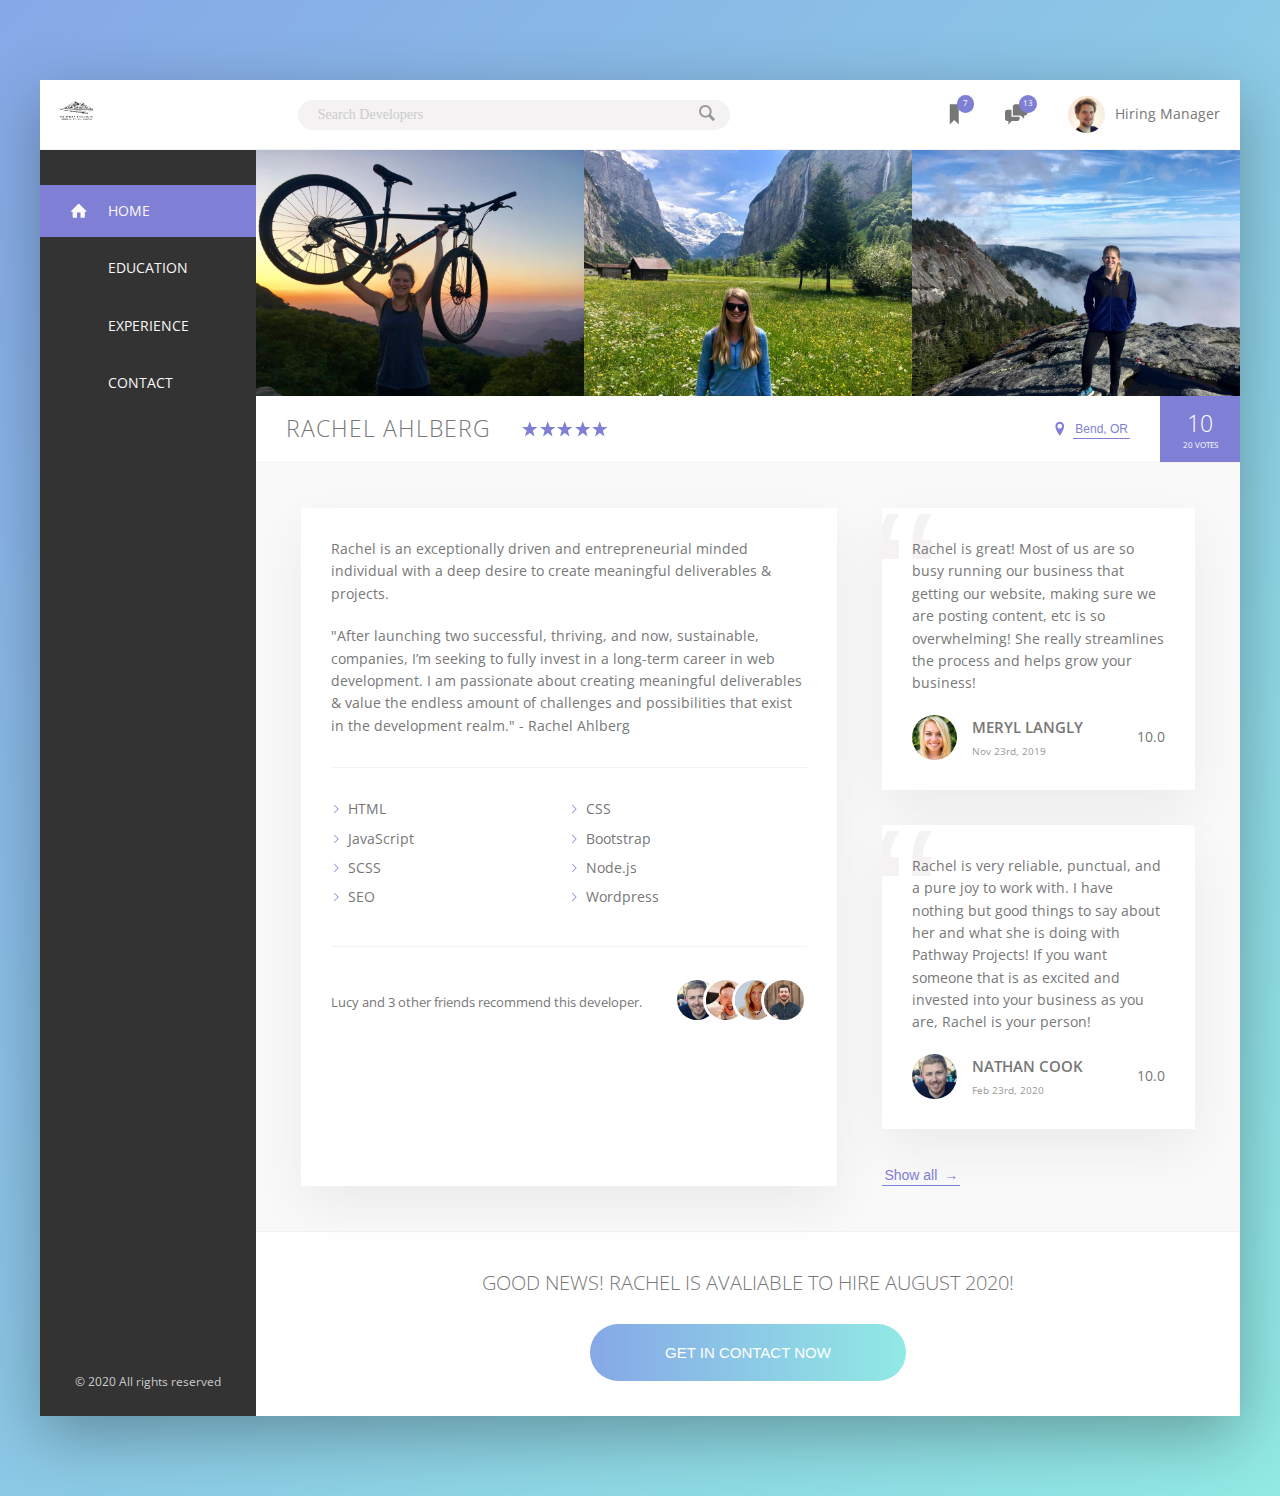
<file: index.html>
<!DOCTYPE html>
<html lang="en">
    <head>
        <meta charset="UTF-8">
        <meta name="viewport" content="width=device-width, initial-scale=1.0">
        
        <link href="https://fonts.googleapis.com/css?family=Open+Sans:300,400,600" rel="stylesheet">
        <link rel="stylesheet" href="css/style.css">
        <link rel="shortcut icon" type="image/png" href="img/logo.png">
        
        <title>Dev Search &mdash; Find The Perfect Developer For Your Company </title>
    </head>
    <body>
        <div class="container">
            <header class="header">
                <img src="img/logo.png" alt="logo" class="logo">
                <form action="#" class="search">
                    <input type="text" class="search__input" placeholder="Search Developers">
                    <button class="search__button">
                        <svg class="search__icon">
                            <use xlink:href="img/sprite.svg#icon-magnifying-glass"></use>
                        </svg>
                    </button>
                </form>

                <nav class="user-nav">
                    <div class="user-nav__icon-box">
                        <svg class="user-nav__icon">
                            <use xlink:href="img/sprite.svg#icon-bookmark"></use>
                        </svg>
                        <span class="user-nav__notification">7</span>
                    </div>
                    <div class="user-nav__icon-box">
                        <svg class="user-nav__icon">
                            <use xlink:href="img/sprite.svg#icon-chat"></use>
                        </svg>
                        <span class="user-nav__notification">13</span>
                    </div>
                    <div class="user-nav__user">
                        <img src="img/user.jpg" alt="User photo" class="user-nav__user-photo">
                        <span class="user-nav__user-name">Hiring Manager</span>
                    </div>
                </nav>
            </header>
            <div class="content">
                <nav class="sidebar">
                    <ul class="side-nav">
                        <li class="side-nav__item side-nav__item--active">
                            <a href="index.html" class="side-nav__link">
                            <svg class="side-nav__icon">
                                <use xlink:href="img/sprite.svg#icon-home"></use>
                            </svg>
                            <span>Home</span>
                        </a>
                        </li>

                        <li class="side-nav__item">
                            <a href="education.html" class="side-nav__link">
                            <svg class="side-nav__icon">
                                <use xlink:href="img/sprite.svg#icon-open-book"></use>
                            </svg>
                            <span>Education</span>
                        </a>
                        </li>

                        <li class="side-nav__item">
                            <a href="experience.html" class="side-nav__link">
                            <svg class="side-nav__icon">
                                <use xlink:href="img/sprite.svg#icon-open-book"></use>
                            </svg>
                            <span>Experience</span>
                        </a>
                        </li>

                        <li class="side-nav__item">
                            <a href="contact.html" class="side-nav__link">
                            <svg class="side-nav__icon">
                                <use xlink:href="img/sprite.svg#icon-open-book"></use>
                            </svg>
                            <span>Contact</span>
                        </li>
                    </a>
                    </ul>

                    <div class="legal">
                        &copy; 2020 All rights reserved 
                    </div>
                </nav>


                <main class="hotel-view">
                    <div class="gallery">
                        <figure class="gallery__item">
                            <img src="img/biking.jpg" alt="Rachel mountain biking" class="gallery__photo">
                        </figure>

                        <figure class="gallery__item">
                            <img src="img/switzerland.jpg" alt="Rachel in switzerland" class="gallery__photo">
                        </figure>

                        <figure class="gallery__item">
                            <img src="img/rachel4.jpg" alt="Rachel in North Carolina" class="gallery__photo">
                        </figure>

                    </div>

                    <div class="overview">
                        <h1 class="overview__heading">
                            Rachel Ahlberg
                        </h1>
                        <div class="overview__stars">
                            <svg class="overview__icon-star">
                                <use xlink:href="img/sprite.svg#icon-star"></use>
                            </svg>
                            <svg class="overview__icon-star">
                                <use xlink:href="img/sprite.svg#icon-star"></use>
                            </svg>
                            <svg class="overview__icon-star">
                                <use xlink:href="img/sprite.svg#icon-star"></use>
                            </svg>
                            <svg class="overview__icon-star">
                                <use xlink:href="img/sprite.svg#icon-star"></use>
                            </svg>
                            <svg class="overview__icon-star">
                                <use xlink:href="img/sprite.svg#icon-star"></use>
                            </svg>
                        </div>

                        <div class="overview__location">
                            <svg class="overview__icon-location">
                                <use xlink:href="img/sprite.svg#icon-location-pin"></use>
                            </svg>
                            <button class="btn-inline">
                                Bend, OR
                            </button>
                        </div>

                        <div class="overview__rating">
                            <div class="overview__rating-average">10</div>
                            <div class="overview__rating-count">20 Votes</div>
                        </div>
                    </div>

                    <div class="detail">
                        <div class="description">
                            <p class="paragraph">
                                Rachel is an exceptionally driven and entrepreneurial minded individual with a deep desire to create meaningful deliverables & projects. 
                            </p>

                            <p class="paragraph">
                                "After launching two successful, thriving, and now, sustainable, companies, I’m seeking to fully invest in a long-term career in web development. I am passionate about creating meaningful deliverables & value the endless amount of challenges and possibilities that exist in the development realm." - Rachel Ahlberg 
                            </p>
                            <ul class="list">
                                <li class="list__item">HTML</li>
                                <li class="list__item">CSS</li>
                                <li class="list__item">JavaScript</li>
                                <li class="list__item">Bootstrap</li>
                                <li class="list__item">SCSS</li>
                                <li class="list__item">Node.js</li>
                                <li class="list__item">SEO</li>
                                <li class="list__item">Wordpress</li>
                            </ul>
                            <div class="recommend">
                                <p class="recommend__count">
                                    Lucy and 3 other friends recommend this developer.
                                </p>
                                <div class="recommend_friends">
                                    <img src="img/user-3.jpg" alt="Friend1" class="recommend__photo">
                                    <img src="img/user-1.jpg" alt="Friend1" class="recommend__photo">
                                    <img src="img/user-2.jpg" alt="Friend1" class="recommend__photo">
                                    <img src="img/user-4.jpg" alt="Friend1" class="recommend__photo">
                                </div>
                            </div>
                        </div>
                            
                        <div class="user-reviews">
                            <div class="reviewinfo">
                                <figure class="review">
                                    <blockquote class="review__text">
                                        Rachel is great! Most of us are so busy running our business that getting our website, making sure we are posting content, etc is so overwhelming! She really streamlines the process and helps grow your business!

                                    </blockquote>
                                    <figcaption class="review__user">
                                        <img src="img/user-6.jpg" alt="user 1" class="review__photo">
                                        <div class="review__user-box">
                                            <p class="review__user-name">Meryl Langly</p>
                                            <p class="review__user-date">Nov 23rd, 2019</p>
                                        </div>
                                        <div class="rewview__rating">10.0</div>
                                    </figcaption>
                                </figure>

                                <figure class="review">
                                    <blockquote class="review__text">
                                        Rachel is very reliable, punctual, and a pure joy to work with. I have nothing but good things to say about her and what she is doing with Pathway Projects! If you want someone that is as excited and invested into your business as you are, Rachel is your person!
                                    </blockquote>
                                    <figcaption class="review__user">
                                        <img src="img/user-3.jpg" alt="user 1" class="review__photo">
                                        <div class="review__user-box">
                                            <p class="review__user-name">Nathan Cook</p>
                                            <p class="review__user-date">Feb 23rd, 2020</p>
                                        </div>
                                        <div class="rewview__rating">10.0</div>
                                    </figcaption>
                                </figure>
                                <button onclick="window.location.href = 'https://www.facebook.com/pg/pathwayprojectsbend/reviews/';" class="btn-inline">Show all <span>&rarr;</span></button>
                            </div>

                            
                        </div>
                    </div>
                    <div class="cta">
                        <h2 class="cta__book-now">
                            Good news! Rachel is avaliable to hire August 2020!
                        </h2>
                        <button onclick="window.location.href = 'mailto: rachelahlberg819@gmail.com';"class="btn">
                            <span class="btn__visible">Get in contact Now</span>
                            <span class="btn__invisible">Avaliable August 2020</span>
                        </button>
                    </div>
                </main>
            </div>
        </div>
    </body>
</html>
</file>
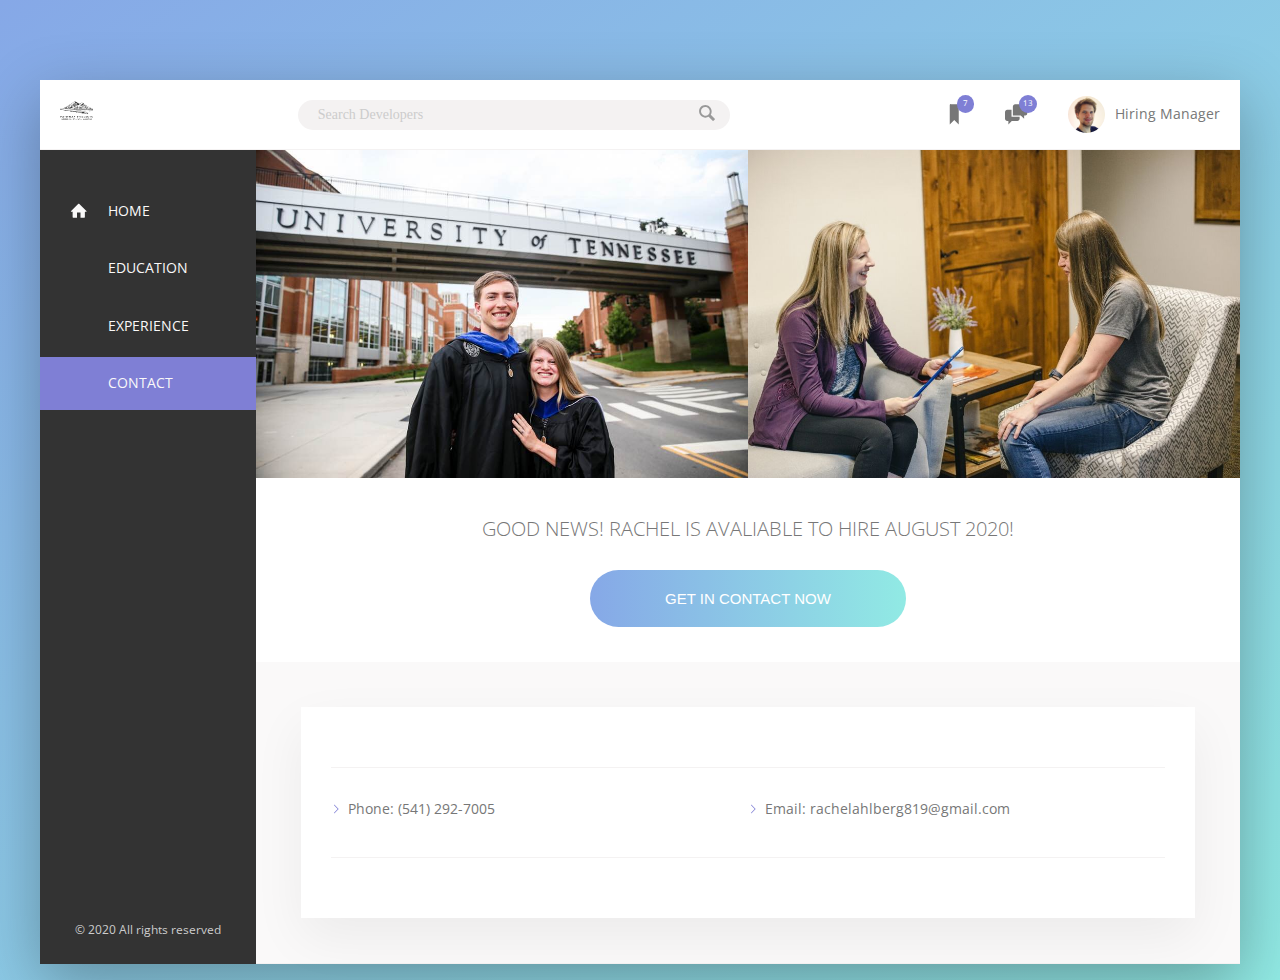
<file: contact.html>
<!DOCTYPE html>
<html lang="en">
    <head>
        <meta charset="UTF-8">
        <meta name="viewport" content="width=device-width, initial-scale=1.0">
        
        <link href="https://fonts.googleapis.com/css?family=Open+Sans:300,400,600" rel="stylesheet">
        <link rel="stylesheet" href="css/style.css">
        <link rel="shortcut icon" type="image/png" href="img/logo.png">
        
        <title>Dev Search &mdash; Find The Perfect Developer For Your Company </title>
    </head>
    <body>
        <div class="container">
            <header class="header">
                <img src="img/logo.png" alt="logo" class="logo">
                <form action="#" class="search">
                    <input type="text" class="search__input" placeholder="Search Developers">
                    <button class="search__button">
                        <svg class="search__icon">
                            <use xlink:href="img/sprite.svg#icon-magnifying-glass"></use>
                        </svg>
                    </button>
                </form>

                <nav class="user-nav">
                    <div class="user-nav__icon-box">
                        <svg class="user-nav__icon">
                            <use xlink:href="img/sprite.svg#icon-bookmark"></use>
                        </svg>
                        <span class="user-nav__notification">7</span>
                    </div>
                    <div class="user-nav__icon-box">
                        <svg class="user-nav__icon">
                            <use xlink:href="img/sprite.svg#icon-chat"></use>
                        </svg>
                        <span class="user-nav__notification">13</span>
                    </div>
                    <div class="user-nav__user">
                        <img src="img/user.jpg" alt="User photo" class="user-nav__user-photo">
                        <span class="user-nav__user-name">Hiring Manager</span>
                    </div>
                </nav>
            </header>
            <div class="content">
                <nav class="sidebar">
                    <ul class="side-nav">
                        <li class="side-nav__item">
                            <a href="index.html" class="side-nav__link">
                            <svg class="side-nav__icon">
                                <use xlink:href="img/sprite.svg#icon-home"></use>
                            </svg>
                            <span>Home</span>
                        </a>
                        </li>

                        <li class="side-nav__item ">
                            <a href="education.html" class="side-nav__link">
                            <svg class="side-nav__icon">
                                <use xlink:href="img/sprite.svg#icon-open-book"></use>
                            </svg>
                            <span>Education</span>
                        </a>
                        </li>

                        <li class="side-nav__item">
                            <a href="experience.html" class="side-nav__link">
                            <svg class="side-nav__icon">
                                <use xlink:href="img/sprite.svg#icon-open-book"></use>
                            </svg>
                            <span>Experience</span>
                        </a>
                        </li>

                        <li class="side-nav__item side-nav__item--active">
                            <a href="contact.html" class="side-nav__link">
                            <svg class="side-nav__icon">
                                <use xlink:href="img/sprite.svg#icon-open-book"></use>
                            </svg>
                            <span>Contact</span>
                        </li>
                    </a>
                    </ul>

                    <div class="legal">
                        &copy; 2020 All rights reserved 
                    </div>
                </nav>


                <main class="hotel-view">
                    <div class="gallery">
                        <figure class="gallery__item">
                            <img src="img/tennessee.jpg" alt="Rachel mountain biking" class="gallery__photo">
                        </figure>

                        <figure class="gallery__item">
                            <img src="img/reception.jpg" alt="Rachel mountain biking" class="gallery__photo">
                        </figure>


                    </div>

                    <div class="cta cta__education">
                        <h2 class="cta__book-now">
                            Good news! Rachel is avaliable to hire August 2020!
                        </h2>
                        <button onclick="window.location.href = 'mailto: rachelahlberg819@gmail.com';"class="btn">
                            <span class="btn__visible">Get in contact Now</span>
                            <span class="btn__invisible">Avaliable August 2020</span>
                        </button>
                    </div>


                    <div class="detail">
                        <div class="contact">
                            
                            
                            <ul class="list">
                                
                                <li class="list__item">Phone: (541) 292-7005 </li>
                                <li class="list__item">Email: rachelahlberg819@gmail.com</li>
                                
                            </ul>
                            
                        </div>

                        
                            
                
                </main>
            </div>
        </div>
    </body>
</html>
</file>
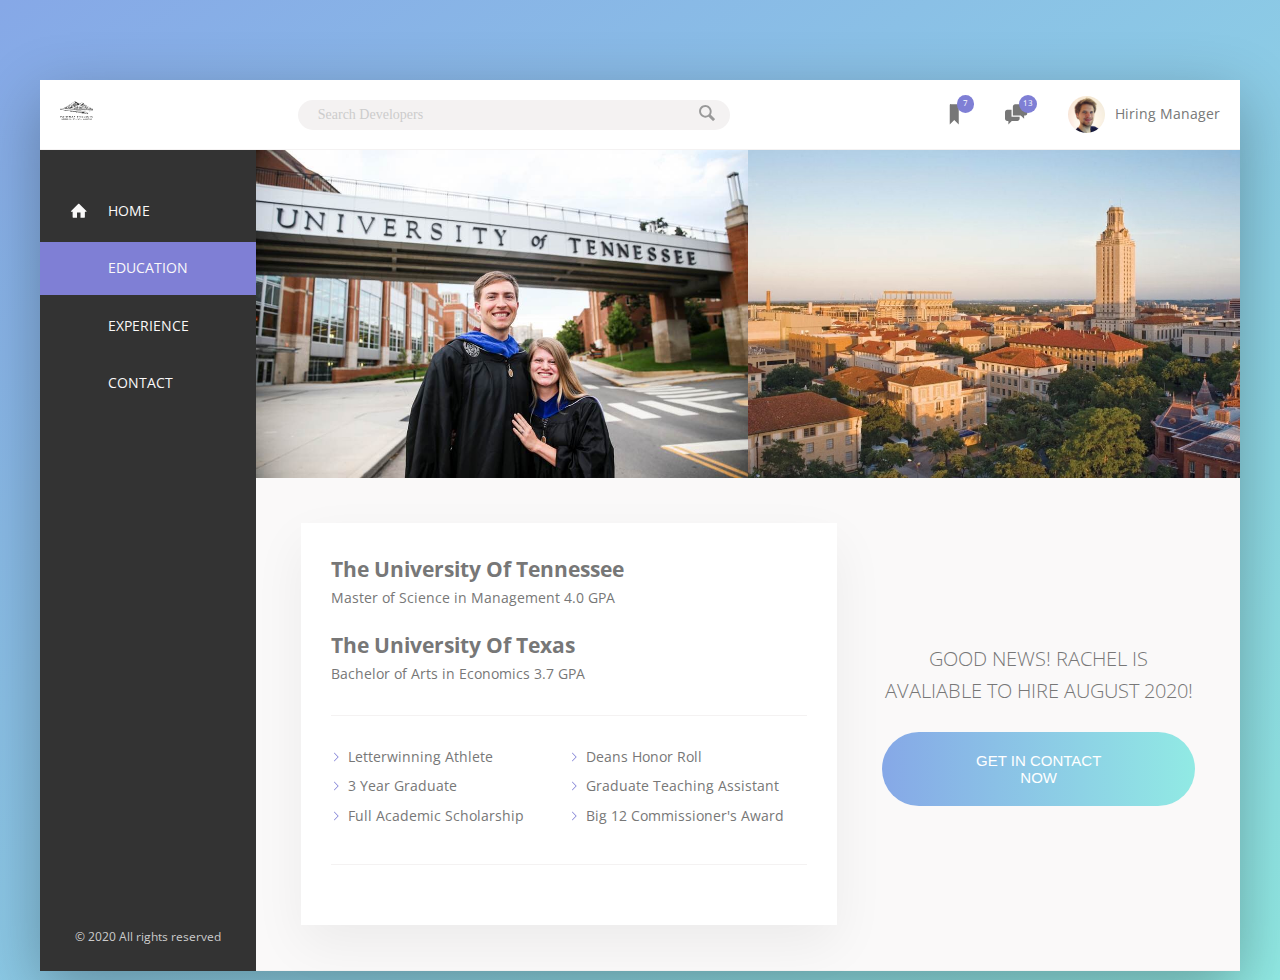
<file: education.html>
<!DOCTYPE html>
<html lang="en">
    <head>
        <meta charset="UTF-8">
        <meta name="viewport" content="width=device-width, initial-scale=1.0">
        
        <link href="https://fonts.googleapis.com/css?family=Open+Sans:300,400,600" rel="stylesheet">
        <link rel="stylesheet" href="css/style.css">
        <link rel="shortcut icon" type="image/png" href="img/logo.png">
        
        <title>Dev Search &mdash; Find The Perfect Developer For Your Company </title>
    </head>
    <body>
        <div class="container">
            <header class="header">
                <img src="img/logo.png" alt="logo" class="logo">
                <form action="#" class="search">
                    <input type="text" class="search__input" placeholder="Search Developers">
                    <button class="search__button">
                        <svg class="search__icon">
                            <use xlink:href="img/sprite.svg#icon-magnifying-glass"></use>
                        </svg>
                    </button>
                </form>

                <nav class="user-nav">
                    <div class="user-nav__icon-box">
                        <svg class="user-nav__icon">
                            <use xlink:href="img/sprite.svg#icon-bookmark"></use>
                        </svg>
                        <span class="user-nav__notification">7</span>
                    </div>
                    <div class="user-nav__icon-box">
                        <svg class="user-nav__icon">
                            <use xlink:href="img/sprite.svg#icon-chat"></use>
                        </svg>
                        <span class="user-nav__notification">13</span>
                    </div>
                    <div class="user-nav__user">
                        <img src="img/user.jpg" alt="User photo" class="user-nav__user-photo">
                        <span class="user-nav__user-name">Hiring Manager</span>
                    </div>
                </nav>
            </header>
            <div class="content">
                <nav class="sidebar">
                    <ul class="side-nav">
                        <li class="side-nav__item">
                            <a href="index.html" class="side-nav__link">
                            <svg class="side-nav__icon">
                                <use xlink:href="img/sprite.svg#icon-home"></use>
                            </svg>
                            <span>Home</span>
                        </a>
                        </li>

                        <li class="side-nav__item side-nav__item--active">
                            <a href="education.html" class="side-nav__link">
                            <svg class="side-nav__icon">
                                <use xlink:href="img/sprite.svg#icon-open-book"></use>
                            </svg>
                            <span>Education</span>
                        </a>
                        </li>

                        <li class="side-nav__item">
                            <a href="experience.html" class="side-nav__link">
                            <svg class="side-nav__icon">
                                <use xlink:href="img/sprite.svg#icon-open-book"></use>
                            </svg>
                            <span>Experience</span>
                        </a>
                        </li>

                        <li class="side-nav__item">
                            <a href="contact.html" class="side-nav__link">
                            <svg class="side-nav__icon">
                                <use xlink:href="img/sprite.svg#icon-open-book"></use>
                            </svg>
                            <span>Contact</span>
                        </li>
                    </a>
                    </ul>

                    <div class="legal">
                        &copy; 2020 All rights reserved 
                    </div>
                </nav>


                <main class="hotel-view">
                    <div class="gallery">
                        <figure class="gallery__item">
                            <img src="img/tennessee.jpg" alt="Rachel mountain biking" class="gallery__photo">
                        </figure>

                        <figure class="gallery__item">
                            <img src="img/texas.jpg" alt="Rachel mountain biking" class="gallery__photo">
                        </figure>


                    </div>


                    <div class="detail">
                        <div class="description">
                            <h2 class="detail__header">
                                The University Of Tennessee
                            </h2>
                            <p class="paragraph">
                                Master of Science in Management 4.0 GPA
                            </p>
                            <h2 class="detail__header">
                                The University Of Texas
                            </h2>
                            <p class="paragraph">
                                Bachelor of Arts in Economics 3.7 GPA
                            </p>
                            
                            <ul class="list">
                                
                                <li class="list__item">Letterwinning Athlete</li>
                                <li class="list__item">Deans Honor Roll</li>
                                <li class="list__item">3 Year Graduate</li>
                                <li class="list__item">Graduate Teaching Assistant</li>
                                <li class="list__item">Full Academic Scholarship</li>
                                <li class="list__item">Big 12 Commissioner's Award</li>
                            </ul>
                            
                        </div>
                            
                    
                    <div class="cta cta__education">
                        <h2 class="cta__book-now">
                            Good news! Rachel is avaliable to hire August 2020!
                        </h2>
                        <button onclick="window.location.href = 'mailto: rachelahlberg819@gmail.com';"class="btn">
                            <span class="btn__visible">Get in contact Now</span>
                            <span class="btn__invisible">Avaliable August 2020</span>
                        </button>
                    </div>
                </main>
            </div>
        </div>
    </body>
</html>
</file>
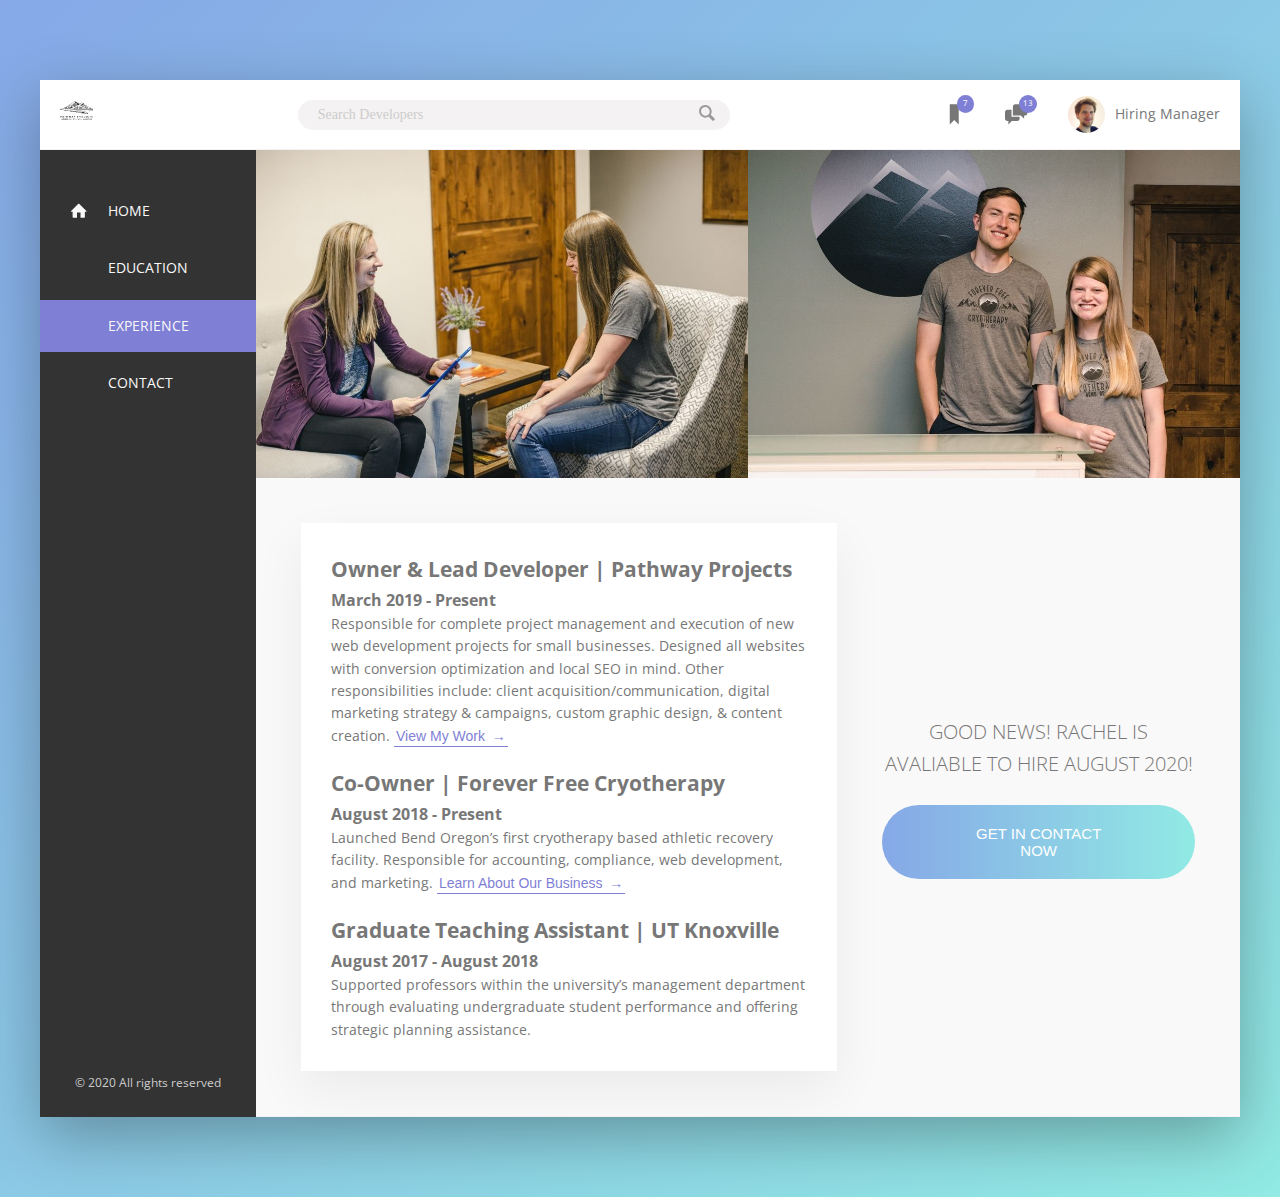
<file: experience.html>
<!DOCTYPE html>
<html lang="en">
    <head>
        <meta charset="UTF-8">
        <meta name="viewport" content="width=device-width, initial-scale=1.0">
        
        <link href="https://fonts.googleapis.com/css?family=Open+Sans:300,400,600" rel="stylesheet">
        <link rel="stylesheet" href="css/style.css">
        <link rel="shortcut icon" type="image/png" href="img/logo.png">
        
        <title>Dev Search &mdash; Find The Perfect Developer For Your Company </title>
    </head>
    <body>
        <div class="container">
            <header class="header">
                <img src="img/logo.png" alt="logo" class="logo">
                <form action="#" class="search">
                    <input type="text" class="search__input" placeholder="Search Developers">
                    <button class="search__button">
                        <svg class="search__icon">
                            <use xlink:href="img/sprite.svg#icon-magnifying-glass"></use>
                        </svg>
                    </button>
                </form>

                <nav class="user-nav">
                    <div class="user-nav__icon-box">
                        <svg class="user-nav__icon">
                            <use xlink:href="img/sprite.svg#icon-bookmark"></use>
                        </svg>
                        <span class="user-nav__notification">7</span>
                    </div>
                    <div class="user-nav__icon-box">
                        <svg class="user-nav__icon">
                            <use xlink:href="img/sprite.svg#icon-chat"></use>
                        </svg>
                        <span class="user-nav__notification">13</span>
                    </div>
                    <div class="user-nav__user">
                        <img src="img/user.jpg" alt="User photo" class="user-nav__user-photo">
                        <span class="user-nav__user-name">Hiring Manager</span>
                    </div>
                </nav>
            </header>
            <div class="content">
                <nav class="sidebar">
                    <ul class="side-nav">
                        <li class="side-nav__item">
                            <a href="index.html" class="side-nav__link">
                            <svg class="side-nav__icon">
                                <use xlink:href="img/sprite.svg#icon-home"></use>
                            </svg>
                            <span>Home</span>
                        </a>
                        </li>

                        <li class="side-nav__item">
                            <a href="education.html" class="side-nav__link">
                            <svg class="side-nav__icon">
                                <use xlink:href="img/sprite.svg#icon-open-book"></use>
                            </svg>
                            <span>Education</span>
                        </a>
                        </li>

                        <li class="side-nav__item side-nav__item--active">
                            <a href="experience.html" class="side-nav__link">
                            <svg class="side-nav__icon">
                                <use xlink:href="img/sprite.svg#icon-open-book"></use>
                            </svg>
                            <span>Experience</span>
                        </a>
                        </li>

                        <li class="side-nav__item">
                            <a href="contact.html" class="side-nav__link">
                            <svg class="side-nav__icon">
                                <use xlink:href="img/sprite.svg#icon-open-book"></use>
                            </svg>
                            <span>Contact</span>
                        </li>
                    </a>
                    </ul>

                    <div class="legal">
                        &copy; 2020 All rights reserved 
                    </div>
                </nav>


                <main class="hotel-view">
                    <div class="gallery">
                        <figure class="gallery__item">
                            <img src="img/reception.jpg" alt="Rachel mountain biking" class="gallery__photo">
                        </figure>

                        <figure class="gallery__item">
                            <img src="img/lobby.jpg" alt="Rachel mountain biking" class="gallery__photo">
                        </figure>


                    </div>


                    <div class="detail">
                        <div class="description">
                            <h2 class="detail__header">
                                Owner & Lead Developer | Pathway Projects
                            </h2>
                            <h3>March 2019 - Present</h3>
                            <p class="paragraph">
                                Responsible for complete project management and execution of new web development projects for small businesses. Designed all websites with conversion optimization and local SEO in mind. Other responsibilities include: client acquisition/communication, digital marketing strategy & campaigns, custom graphic design, & content creation.
                                <button onclick="window.location.href = 'https://pathwayprojectsbend.com/';" class="btn-inline">View My Work <span>&rarr;</span></button>
 
                            </p>
                            <h2 class="detail__header">
                                Co-Owner | Forever Free Cryotherapy 
                            </h2>
                            <h3>August 2018 - Present</h3>

                            <p class="paragraph">
                                Launched Bend Oregon’s first cryotherapy based athletic recovery facility. Responsible for accounting, compliance, web development, and marketing. 
                                <button onclick="window.location.href = 'https://foreverfreecryo.com/';" class="btn-inline">Learn About Our Business <span>&rarr;</span></button>

                            </p>
                            <h2 class="detail__header">
                                Graduate Teaching Assistant | UT Knoxville
                            </h2>
                            <h3>August 2017 - August 2018</h3>
                            <p class="paragraph">
                                Supported professors within the university’s management department through evaluating undergraduate student performance and offering strategic planning assistance. 
 
                            </p>

                        
                            
                        </div>
                            
                    
                    <div class="cta cta__education">
                        <h2 class="cta__book-now">
                            Good news! Rachel is avaliable to hire August 2020!
                        </h2>
                        <button onclick="window.location.href = 'mailto: rachelahlberg819@gmail.com';"class="btn">
                            <span class="btn__visible">Get in contact Now</span>
                            <span class="btn__invisible">Avaliable August 2020</span>
                        </button>
                    </div>
                </main>
            </div>
        </div>
    </body>
</html>
</file>
<file: css/style.css>
:root {
  --color-primary:  #7F7FD5;
  --color-primary-light: #86A8E7;
  --color-primary-dark: #91EAE4;
  --color-grey-light-1: #faf9f9;
  --color-grey-light-2: #f4f2f2;
  --color-grey-light-3: #f0eeee;
  --color-grey-light-4: #ccc;
  --color-grey-dark-1: #333;
  --color-grey-dark-2: #777;
  --color-grey-dark-3: #999;
  --shadow-dark: 0 2rem 6rem rgba(0, 0, 0, .3);
  --shadow-light: 0 2rem 5rem rgba(0, 0, 0, .06);
  --line: 1px solid var(--color-grey-light-2); }

* {
  margin: 0;
  padding: 0; }

*,
*::before,
*::after {
  box-sizing: inherit; }

html {
  box-sizing: border-box;
  font-size: 62.5%; }
  @media only screen and (max-width: 68.75em) {
    html {
      font-size: 50%; } }

body {
  font-family: 'Open Sans', sans-serif;
  font-weight: 400;
  line-height: 1.6;
  color: var(--color-grey-dark-2);
  background-image: linear-gradient(to right bottom, var(--color-primary-light), var(--color-primary-dark));
  background-size: cover;
  background-repeat: no-repeat;
  min-height: 100vh; }

.logo {
  height: 3.25rem;
  margin-left: 2rem; }

.search {
  flex: 0 0 40%;
  display: flex;
  align-items: center;
  justify-content: center; }
  .search__input {
    font-family: inhert;
    font-size: inherit;
    color: inherit;
    background-color: var(--color-grey-light-2);
    border: none;
    padding: .7rem 2rem;
    border-radius: 100px;
    width: 90%;
    transition: all .2s;
    margin-right: -3.25rem; }
    .search__input:focus {
      outline: none;
      width: 100%;
      background-color: var(--color-grey-light-3); }
    .search__input::-webkit-input-placeholder {
      font-weight: 100;
      color: var(--color-grey-light-4); }
    .search__input__input:focus + .search__input__button {
      background-color: var(--color-grey-light-3); }
  .search__button {
    border: none;
    background-color: var(--color-grey-light-2); }
    .search__button:focus {
      outline: none; }
    .search__button:active {
      transform: translateY(2px); }
  .search__icon {
    height: 2rem;
    width: 2rem;
    fill: var(--color-grey-dark-3); }

.user-nav {
  display: flex;
  align-items: center;
  align-self: stretch; }
  .user-nav > * {
    padding: 0 2rem;
    cursor: pointer;
    height: 100%;
    display: flex;
    align-items: center; }
  .user-nav > *:hover {
    background-color: var(--color-grey-light-2); }
  .user-nav__icon-box {
    position: relative; }
  .user-nav__icon {
    height: 2.25rem;
    width: 2.25rem;
    fill: var(--color-grey-dark-2); }
  .user-nav__notification {
    font-size: .8rem;
    height: 1.75rem;
    width: 1.75rem;
    border-radius: 100px;
    background-color: var(--color-primary);
    color: #fff;
    position: absolute;
    top: 1.5rem;
    right: 1.1rem;
    display: flex;
    justify-content: center;
    align-items: center; }
  .user-nav__user-photo {
    height: 3.75rem;
    border-radius: 50%;
    margin-right: 1rem; }

.side-nav {
  font-size: 1.4rem;
  list-style: none;
  margin-top: 3.5rem; }
  @media only screen and (max-width: 56.25em) {
    .side-nav {
      display: flex;
      margin: 0; } }
  .side-nav__item {
    position: relative; }
    .side-nav__item:not(:last-child) {
      margin-bottom: .5rem; }
      @media only screen and (max-width: 56.25em) {
        .side-nav__item:not(:last-child) {
          margin: 0; } }
    @media only screen and (max-width: 56.25em) {
      .side-nav__item {
        flex: 1; } }
  .side-nav__item::before {
    content: "";
    position: absolute;
    top: 0;
    left: 0;
    height: 100%;
    width: 3px;
    background-color: var(--color-primary);
    transform: scaleY(0);
    transition: transform .2s,  width .4s .2s, background-color .1s; }
  .side-nav__item:hover::before, .side-nav__item--active::before {
    transform: scaleY(1);
    width: 100%; }
  .side-nav__item:active::before {
    background-color: var(--color-primary-light); }
  .side-nav__link:link, .side-nav__link:visited {
    color: var(--color-grey-light-1);
    text-decoration: none;
    text-transform: uppercase;
    display: block;
    padding: 1.5rem 3rem;
    display: flex;
    align-items: center;
    position: relative;
    z-index: 10; }
    @media only screen and (max-width: 56.25em) {
      .side-nav__link:link, .side-nav__link:visited {
        justify-content: center;
        padding: 2rem; } }
    @media only screen and (max-width: 37.5em) {
      .side-nav__link:link, .side-nav__link:visited {
        flex-direction: column;
        padding: 1.5rem .5rem; } }
  .side-nav__icon {
    width: 1.75rem;
    height: 1.75rem;
    margin-right: 2rem;
    fill: currentColor; }
    @media only screen and (max-width: 37.5em) {
      .side-nav__icon {
        margin: 0;
        width: 1.5rem;
        height: 1.5rem; } }

.legal {
  font-size: 1.2rem;
  color: var(--color-grey-light-4);
  text-align: center;
  padding: 2.5rem; }
  @media only screen and (max-width: 56.25em) {
    .legal {
      display: none; } }

.gallery {
  display: flex; }
  .gallery__photo {
    width: 100%;
    display: block; }

.overview {
  display: flex;
  align-items: center;
  border-bottom: 1px solid var(--color-grey-light-2); }
  .overview__heading {
    font-size: 2.25rem;
    font-weight: 300;
    text-transform: uppercase;
    letter-spacing: 1px;
    padding: 1.5rem 3rem; }
  .overview__stars {
    margin-right: auto;
    display: flex; }
  .overview__icon-star, .overview__icon-location {
    width: 1.75rem;
    height: 1.75rem;
    fill: var(--color-primary); }
  .overview__location {
    font-size: 1.2rem;
    display: flex;
    vertical-align: center; }
  .overview__icon-location {
    margin-right: .5rem; }
  .overview__rating {
    background-color: var(--color-primary);
    margin-left: 3rem;
    padding: 0 2.25rem;
    align-self: stretch;
    color: #fff;
    display: flex;
    flex-direction: column;
    align-items: center;
    justify-content: center; }
  .overview__rating-average {
    font-size: 2.25rem;
    font-weight: 300;
    margin-bottom: -3px; }
  .overview__rating-count {
    font-size: .8rem;
    text-transform: uppercase; }

.btn-inline {
  border: none;
  color: var(--color-primary);
  font-size: inherit;
  border-bottom: 1px solid currentColor;
  padding: 2px;
  display: inline-block;
  background-color: transparent;
  cursor: pointer;
  transition: all .2s; }
  .btn-inline span {
    margin-left: 3px;
    transition: margin-left .2s; }
  .btn-inline:hover {
    color: var(--color-grey-dark-1); }
    .btn-inline:hover span {
      margin-left: 8px; }
  .btn-inline:focus {
    outline: none;
    animation: pulsate 1s infinite; }

@keyframes pulsate {
  0% {
    transform: scale(1);
    box-shadow: none; }
  50% {
    transform: scale(1.05);
    box-shadow: 0 1rem 4rem rgba(0, 0, 0, 0.25); }
  100% {
    transform: scale(1);
    box-shadow: none; } }

.paragraph:not(:last-of-type) {
  margin-bottom: 2rem; }

.list {
  list-style: none;
  margin: 3rem 0;
  padding: 3rem 0;
  border-top: var(--line);
  border-bottom: var(--line);
  display: flex;
  flex-wrap: wrap; }
  .list__item {
    flex: 0 0 50%;
    margin-bottom: .7rem; }
  .list__item:before {
    content: "";
    display: inline-block;
    height: 1rem;
    width: 1rem;
    margin-right: .7rem;
    background-color: var(--color-primary);
    -webkit-mask-image: url(../img/chevron-thin-right.svg);
    -webkit-mask-size: cover;
    mask-image: url(../img/chevron-thin-right.svg);
    mask-size: cover; }

.recommend {
  font-size: 1.3rem;
  color: var(--color-grey-dark-2);
  display: flex;
  align-items: center; }
  .recommend__count {
    margin-right: auto; }
  .recommend__friends {
    display: flex; }
  .recommend__photo {
    box-sizing: content-box;
    height: 4rem;
    width: 4rem;
    border-radius: 50%;
    border: 3px solid #fff; }
    .recommend__photo:not(:last-child) {
      margin-right: -2rem; }

.review {
  background-color: #fff;
  box-shadow: var(--shadow-light);
  padding: 3rem;
  margin-bottom: 3.5rem;
  position: relative;
  overflow: hidden; }
  @media only screen and (max-width: 56.25em) {
    .review {
      padding: 2rem;
      margin-bottom: 3rem; } }
  .review__text {
    margin-bottom: 2rem;
    z-index: 10;
    position: relative; }
  .review__user {
    display: flex;
    align-items: center; }
  .review__photo {
    height: 4.5rem;
    width: 4.5rem;
    border-radius: 50%;
    margin-right: 1.5rem; }
  .review__user-box {
    margin-right: auto; }
  .review__user-name {
    font-size: 1.5rem;
    font-weight: 600;
    text-transform: uppercase;
    margin-bottom: .4rem; }
  .review__user-date {
    font-size: 1rem;
    color: var(--color-grey-dark-3); }
  .review__rating {
    color: var(--color-primary);
    font-size: 2.2rem;
    font-weight: 300; }
  .review::before {
    content: "\201C";
    position: absolute;
    top: -2.5rem;
    line-height: 1;
    left: -1rem;
    font-size: 20rem;
    color: var(--color-grey-light-2);
    font-family: sans-serif;
    z-index: 1; }

.cta {
  padding: 3.5rem 0;
  text-align: center; }
  @media only screen and (max-width: 56.25em) {
    .cta {
      padding: 2.5rem 0; } }
  .cta__book-now {
    font-size: 2rem;
    font-weight: 300;
    text-transform: uppercase;
    margin-bottom: 2.5rem; }
  .cta__education {
    align-self: center; }

.btn {
  font-size: 1.5rem;
  border: none;
  font-weight: 300;
  text-transform: uppercase;
  border-radius: 100px;
  background-image: linear-gradient(to right, var(--color-primary-light), var(--color-primary-dark));
  color: white;
  position: relative;
  overflow: hidden; }
  .btn > * {
    display: inline-block;
    height: 100%;
    width: 100%;
    transition: all .2s; }
  .btn__visible {
    padding: 2rem 7.5rem; }
  .btn__invisible {
    position: absolute;
    padding: 2rem 0;
    left: 0;
    top: -100%; }
  .btn:hover {
    background-image: linear-gradient(to left, var(--color-primary-light), var(--color-primary-dark)); }
  .btn:hover .btn__visible {
    transform: translateY(100%); }
  .btn:hover .btn__invisible {
    top: 0; }

.contact {
  background-color: white;
  box-shadow: var(--shadow-light);
  padding: 3rem;
  flex: 0 0 100%;
  margin-right: 4.5rem; }
  @media only screen and (max-width: 56.25em) {
    .contact {
      padding: 2rem;
      margin-right: 3rem; } }
  @media only screen and (max-width: 37.5em) {
    .contact {
      margin-right: 0;
      margin-bottom: 3rem; } }

.container {
  max-width: 120rem;
  margin: 8rem auto;
  background-color: var(--color-grey-light-1);
  box-shadow: 0 2rem 6rem rgba(0, 0, 0, 0.3);
  min-height: 50rem; }
  @media only screen and (max-width: 75em) {
    .container {
      margin: 0;
      max-width: 100%;
      width: 100%; } }

.header {
  font-size: 1.4rem;
  height: 7rem;
  background-color: #fff;
  border-bottom: 1px solid var(--color-grey-light-2);
  display: flex;
  justify-content: space-between;
  align-items: center; }

.content {
  display: flex; }
  @media only screen and (max-width: 56.25em) {
    .content {
      flex-direction: column; } }

.sidebar {
  background-color: var(--color-grey-dark-1);
  flex: 0 0 18%;
  display: flex;
  flex-direction: column;
  justify-content: space-between; }

.hotel-view {
  background-color: #fff;
  flex: 1; }

.detail {
  font-size: 1.4rem;
  display: flex;
  padding: 4.5rem;
  background-color: var(--color-grey-light-1);
  border-bottom: var(--line); }
  @media only screen and (max-width: 56.25em) {
    .detail {
      padding: 3rem; } }
  @media only screen and (max-width: 37.5em) {
    .detail {
      flex-direction: column; } }

.description {
  background-color: white;
  box-shadow: var(--shadow-light);
  padding: 3rem;
  flex: 0 0 60%;
  margin-right: 4.5rem; }
  @media only screen and (max-width: 56.25em) {
    .description {
      padding: 2rem;
      margin-right: 3rem; } }
  @media only screen and (max-width: 37.5em) {
    .description {
      margin-right: 0;
      margin-bottom: 3rem; } }

.user-reviews {
  flex: 1;
  display: flex;
  flex-direction: column;
  align-items: center; }
</file>
